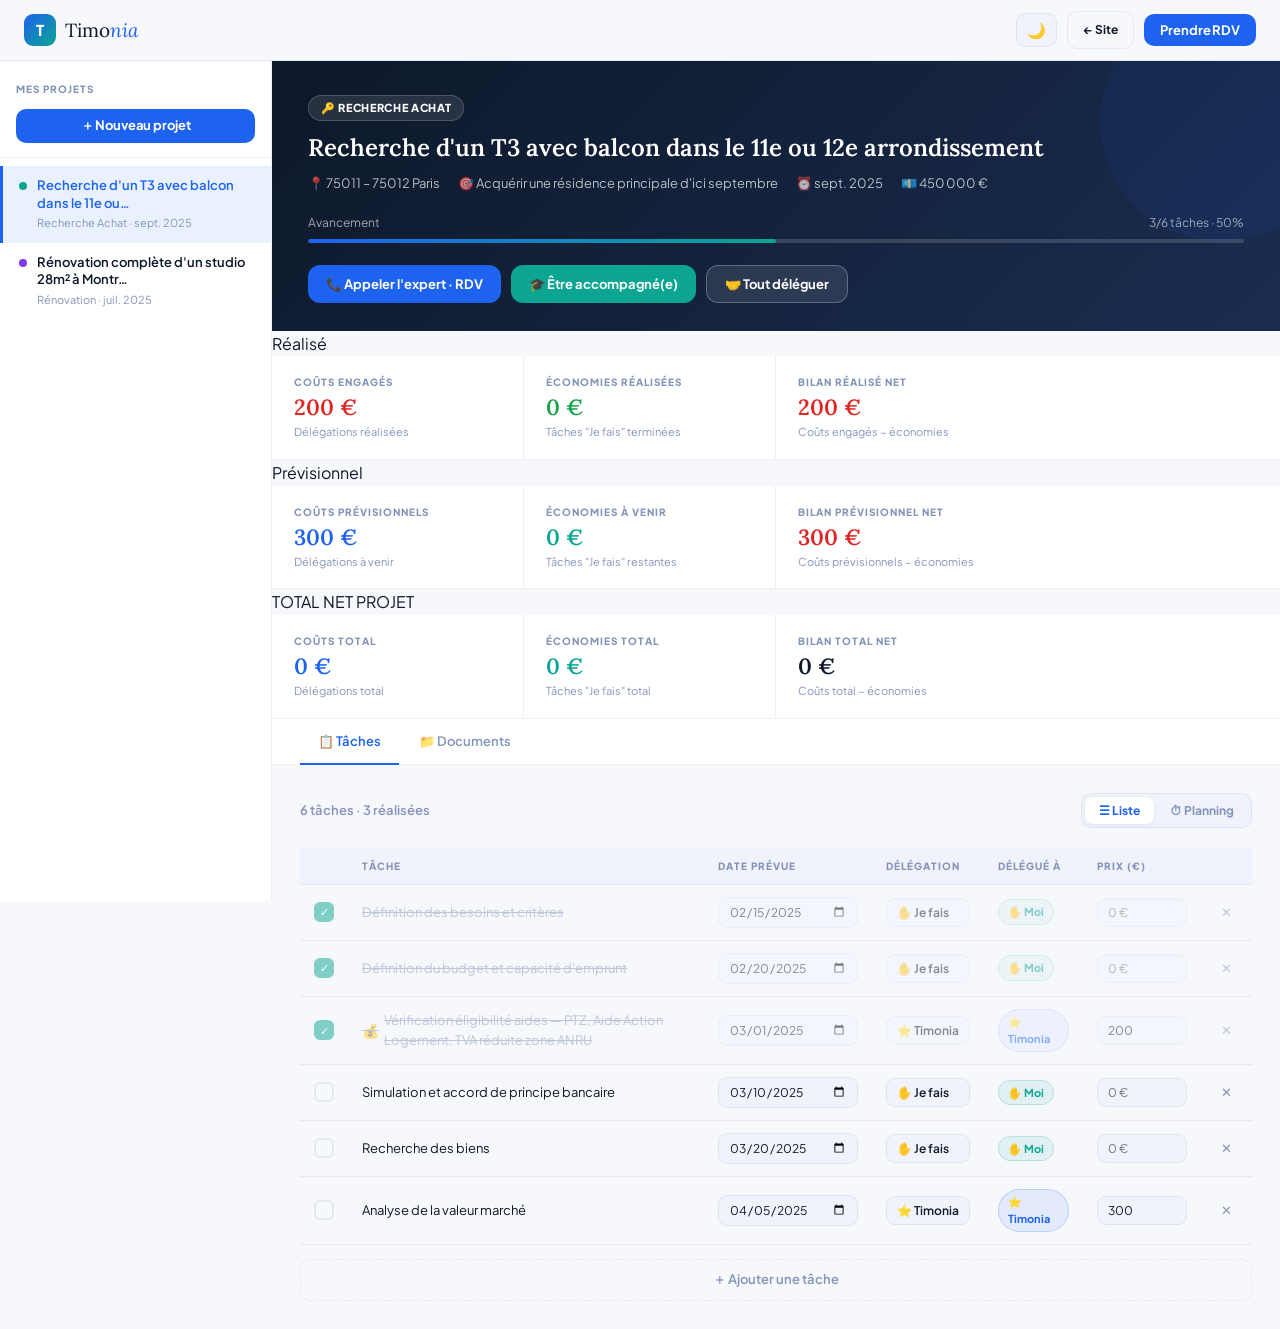
<file: dashboard3.html>
<!DOCTYPE html>
<html lang="fr">
<head>
<meta charset="UTF-8">
<meta name="viewport" content="width=device-width, initial-scale=1.0">
<title>ImmoSuivi — Timonia</title>
<link rel="preconnect" href="https://fonts.googleapis.com">
<link rel="preconnect" href="https://fonts.gstatic.com" crossorigin>
<link href="https://fonts.googleapis.com/css2?family=Lora:ital,wght@0,400;0,600;1,400&family=Plus+Jakarta+Sans:wght@400;600;700;800&display=swap" rel="stylesheet">

<!-- Base CSS (inline pour démo standalone) -->
<style>
/* ─── VARIABLES ──────────────────────────────────────────────────────────── */
:root {
  --accent:   #1e63f0;
  --accent-l: rgba(30,99,240,0.09);
  --teal:     #0ba592;
  --teal-l:   rgba(11,165,146,0.09);
  --gold:     #c47a00;
  --gold-l:   rgba(196,122,0,0.09);
  --green:    #16a34a;
  --green-l:  rgba(22,163,74,0.09);
  --purple:   #7c3aed;
  --purple-l: rgba(124,58,237,0.09);
  --red:      #e02424;
  --bg:      #f7f8fc;
  --surf:    #ffffff;
  --surf2:   #f0f3fb;
  --surf3:   #e6eaf7;
  --border:  rgba(15,30,80,0.07);
  --text:    #0d1829;
  --muted:   #8494b8;
  --shadow:  rgba(0,0,0,0.07);
}
body.dark {
  --bg:      #08111e;
  --surf:    #101826;
  --surf2:   #19243a;
  --surf3:   #212d45;
  --border:  rgba(255,255,255,0.06);
  --text:    #dde4f8;
  --muted:   #4e6080;
  --shadow:  rgba(0,0,0,0.3);
}
*, *::before, *::after { box-sizing: border-box; margin: 0; padding: 0; }
html { scroll-behavior: smooth; }
body {
  font-family: 'Plus Jakarta Sans', sans-serif;
  background: var(--bg);
  color: var(--text);
  transition: background 0.35s, color 0.35s;
  line-height: 1.6;
}
a { text-decoration: none; color: inherit; }
button { font-family: inherit; cursor: pointer; }
::-webkit-scrollbar { width: 5px; }
::-webkit-scrollbar-thumb { background: var(--surf3); border-radius: 3px; }
h1,h2,h3 { font-family: 'Lora', serif; line-height: 1.15; }
.btn {
  display: inline-flex; align-items: center; justify-content: center;
  gap: 6px; border: none; border-radius: 12px; font-weight: 700;
  font-size: 14px; padding: 11px 22px; cursor: pointer;
  transition: all 0.18s; letter-spacing: -0.01em; white-space: nowrap;
  font-family: inherit;
}
.btn-primary { background: var(--accent); color: #fff; }
.btn-primary:hover { filter: brightness(1.1); transform: translateY(-1px); box-shadow: 0 8px 24px rgba(30,99,240,0.4); }
.btn-teal { background: var(--teal); color: #fff; }
.btn-teal:hover { filter: brightness(1.08); transform: translateY(-1px); }
.btn-outline { background: transparent; color: var(--text); border: 1.5px solid var(--border); }
.btn-outline:hover { background: var(--surf2); }
.btn-sm { padding: 8px 16px; font-size: 13px; border-radius: 10px; }
.w-full { width: 100%; justify-content: center; }
input, textarea, select {
  background: var(--surf2); border: 1.5px solid var(--border);
  border-radius: 11px; padding: 11px 14px; font-size: 14px;
  color: var(--text); width: 100%; outline: none;
  transition: border 0.2s; font-family: inherit;
}
input:focus, textarea:focus, select:focus {
  border-color: var(--accent);
  box-shadow: 0 0 0 3px rgba(30,99,240,0.12);
}
select { appearance: none; cursor: pointer; }
label {
  display: block; font-size: 11px; font-weight: 800; color: var(--muted);
  margin-bottom: 5px; text-transform: uppercase; letter-spacing: 0.07em;
}
textarea { resize: vertical; }
.modal-bg {
  position: fixed; inset: 0; background: rgba(0,0,0,0.55);
  backdrop-filter: blur(10px); z-index: 300;
  display: flex; align-items: center; justify-content: center;
  animation: fadeIn 0.2s;
}
.modal-bg[hidden] { display: none; }
.modal-box {
  background: var(--surf); border-radius: 22px; padding: 32px;
  width: 92%; max-width: 520px; border: 1px solid var(--border);
  animation: modalUp 0.28s cubic-bezier(.22,1,.36,1);
  max-height: 90vh; overflow-y: auto;
}
.modal-header { display: flex; justify-content: space-between; align-items: flex-start; margin-bottom: 20px; gap: 12px; }
.modal-title { font-size: 20px; color: var(--text); margin-bottom: 4px; }
.modal-sub { font-size: 13px; color: var(--muted); }
.modal-close {
  background: var(--surf2); border: none; border-radius: 8px;
  padding: 6px 10px; font-size: 16px; color: var(--muted);
  cursor: pointer; flex-shrink: 0; transition: all 0.15s;
}
.modal-close:hover { background: var(--surf3); color: var(--text); }
.modal-notice {
  background: var(--accent-l); border: 1px solid rgba(30,99,240,0.2);
  border-radius: 11px; padding: 10px 14px; font-size: 13px;
  color: var(--accent); font-weight: 600; margin-bottom: 20px;
}
.modal-form { display: flex; flex-direction: column; gap: 14px; }
.form-row { display: grid; grid-template-columns: 1fr 1fr; gap: 12px; }
.form-group { display: flex; flex-direction: column; }
@keyframes fadeIn  { from { opacity: 0; } to { opacity: 1; } }
@keyframes modalUp { from { transform: translateY(36px); opacity: 0; } to { transform: translateY(0); opacity: 1; } }
@keyframes slideIn { from { opacity: 0; transform: translateY(14px); } to { opacity: 1; transform: translateY(0); } }
.anim-in { animation: slideIn 0.32s cubic-bezier(.22,1,.36,1); }
.badge {
  display: inline-flex; align-items: center; padding: 3px 10px;
  border-radius: 100px; font-size: 11px; font-weight: 800; letter-spacing: 0.02em;
}
.badge-accent { background: var(--accent-l); color: var(--accent); border: 1px solid rgba(30,99,240,0.2); }
.badge-teal   { background: var(--teal-l);   color: var(--teal);   border: 1px solid rgba(11,165,146,0.2); }
.badge-gold   { background: var(--gold-l);   color: var(--gold);   border: 1px solid rgba(196,122,0,0.2); }
.badge-green  { background: var(--green-l);  color: var(--green);  border: 1px solid rgba(22,163,74,0.2); }
</style>

<!-- Dashboard CSS -->
<style>
/* ─── APP SHELL ─────────────────────────────────────────────────────────── */
.app-shell { display: flex; min-height: calc(100vh - 60px); }

/* ─── NAVBAR ────────────────────────────────────────────────────────────── */
.navbar {
  position: sticky; top: 0; z-index: 100;
  background: rgba(247,248,252,0.92); backdrop-filter: blur(22px);
  border-bottom: 1px solid var(--border);
}
body.dark .navbar { background: rgba(8,17,30,0.92); }
.nav-inner {
  max-width: 100%; padding: 0 24px; height: 60px;
  display: flex; align-items: center; gap: 14px;
}
.logo { display: flex; align-items: center; gap: 9px; }
.logo-mark {
  width: 32px; height: 32px; border-radius: 9px;
  background: linear-gradient(135deg, var(--accent), var(--teal));
  display: flex; align-items: center; justify-content: center;
  color: #fff; font-size: 15px; font-weight: 800;
}
.logo-text { font-family: 'Lora', serif; font-size: 19px; color: var(--text); }
.logo-text span { color: var(--accent); font-style: italic; }
.nav-right { display: flex; align-items: center; gap: 10px; margin-left: auto; }
.btn-theme {
  background: var(--surf2); border: 1px solid var(--border);
  border-radius: 9px; padding: 6px 10px; font-size: 15px; cursor: pointer;
  transition: all 0.2s;
}
.btn-theme:hover { background: var(--surf3); }

/* ─── SIDEBAR ───────────────────────────────────────────────────────────── */
.dash-sidebar {
  width: 272px; flex-shrink: 0; background: var(--surf);
  border-right: 1px solid var(--border); display: flex;
  flex-direction: column; position: sticky; top: 60px;
  height: calc(100vh - 60px); overflow-y: auto;
}
.sidebar-top { padding: 20px 16px 14px; border-bottom: 1px solid var(--border); }
.sidebar-label {
  font-size: 10px; font-weight: 800; text-transform: uppercase;
  letter-spacing: 0.1em; color: var(--muted); margin-bottom: 12px;
}
.project-list { flex: 1; overflow-y: auto; padding: 8px 0; }
.project-item {
  display: flex; align-items: flex-start; gap: 10px;
  padding: 11px 16px; cursor: pointer;
  border-left: 3px solid transparent; transition: all 0.15s;
  color: var(--text);
}
.project-item:hover { background: var(--surf2); }
.project-item.active { border-left-color: var(--accent); background: var(--accent-l); }
.project-item.active .proj-item-name { color: var(--accent); }
.proj-type-dot { width: 8px; height: 8px; border-radius: 50%; flex-shrink: 0; margin-top: 5px; }
.proj-item-name { font-size: 13px; font-weight: 600; line-height: 1.35; color: var(--text); }
.proj-item-meta { font-size: 11px; color: var(--muted); margin-top: 2px; }

/* ─── MAIN ──────────────────────────────────────────────────────────────── */
.dash-main { flex: 1; min-width: 0; }
.empty-state {
  display: flex; flex-direction: column; align-items: center;
  justify-content: center; padding: 80px 32px; text-align: center; min-height: 70vh;
}
.empty-icon { font-size: 52px; margin-bottom: 16px; opacity: 0.4; }
.empty-state h2 { margin-bottom: 10px; color: var(--text); font-size: 26px; }
.empty-state p  { color: var(--muted); font-size: 14px; max-width: 380px; line-height: 1.7; margin-bottom: 24px; }

/* ─── PROJECT HEADER ────────────────────────────────────────────────────── */
.proj-header {
  background: linear-gradient(135deg, #0d1829 0%, #1a2d50 100%);
  color: #fff; padding: 32px 36px 28px;
  position: relative; overflow: hidden;
}
.proj-header::after {
  content: ''; position: absolute; top: -60px; right: -60px;
  width: 240px; height: 240px; border-radius: 50%;
  background: var(--accent); opacity: 0.07; pointer-events: none;
}
.proj-header-badge {
  display: inline-flex; align-items: center; gap: 6px;
  padding: 3px 12px; border-radius: 100px;
  font-size: 11px; font-weight: 800; letter-spacing: 0.06em;
  text-transform: uppercase;
  background: rgba(255,255,255,0.1); border: 1px solid rgba(255,255,255,0.18);
  color: #fff; margin-bottom: 12px;
}
.proj-header-title {
  font-family: 'Lora', serif; font-size: clamp(17px,2.5vw,24px);
  font-weight: 600; margin-bottom: 10px; line-height: 1.25;
}
.proj-header-meta {
  display: flex; flex-wrap: wrap; gap: 18px;
  font-size: 13px; opacity: 0.7; margin-bottom: 20px;
}
.proj-header-meta span { display: flex; align-items: center; gap: 5px; }
.proj-progress-row {
  display: flex; justify-content: space-between;
  font-size: 12px; opacity: 0.6; margin-bottom: 6px;
}
.proj-progress-bar {
  height: 4px; background: rgba(255,255,255,0.15);
  border-radius: 100px; overflow: hidden; margin-bottom: 22px;
}
.proj-progress-fill {
  height: 100%;
  background: linear-gradient(90deg, var(--accent), var(--teal));
  border-radius: 100px; transition: width 0.6s cubic-bezier(.22,1,.36,1);
}
.proj-cta-row { display: flex; gap: 10px; flex-wrap: wrap; }

/* CTA buttons */
.btn-cta-rdv {
  display: inline-flex; align-items: center; gap: 7px;
  padding: 10px 18px; border-radius: 12px; font-size: 13px; font-weight: 700;
  border: none; cursor: pointer; transition: all 0.18s;
  background: var(--accent); color: #fff; font-family: inherit;
}
.btn-cta-rdv:hover { filter: brightness(1.12); transform: translateY(-1px); box-shadow: 0 8px 24px rgba(30,99,240,0.4); }
.btn-cta-coach {
  display: inline-flex; align-items: center; gap: 7px;
  padding: 10px 18px; border-radius: 12px; font-size: 13px; font-weight: 700;
  border: none; cursor: pointer; transition: all 0.18s;
  background: var(--teal); color: #fff; font-family: inherit;
}
.btn-cta-coach:hover { filter: brightness(1.08); transform: translateY(-1px); }
.btn-cta-delegate {
  display: inline-flex; align-items: center; gap: 7px;
  padding: 10px 18px; border-radius: 12px; font-size: 13px; font-weight: 700;
  border: 1px solid rgba(255,255,255,0.25); cursor: pointer; transition: all 0.18s;
  background: rgba(255,255,255,0.1); color: #fff; font-family: inherit;
}
.btn-cta-delegate:hover { background: rgba(255,255,255,0.2); }

/* ─── SUMMARY STRIP ─────────────────────────────────────────────────────── */
.summary-strip {
  display: grid; grid-template-columns: repeat(4,1fr);
  border-bottom: 1px solid var(--border); background: var(--surf);
}
.summary-card { padding: 18px 22px; border-right: 1px solid var(--border); }
.summary-card:last-child { border-right: none; }
.summary-label {
  font-size: 10px; font-weight: 800; text-transform: uppercase;
  letter-spacing: 0.1em; color: var(--muted); margin-bottom: 5px;
}
.summary-value { font-family: 'Lora', serif; font-size: 22px; font-weight: 600; line-height: 1.1; }
.summary-sub { font-size: 11px; color: var(--muted); margin-top: 4px; }

/* ─── TABS ──────────────────────────────────────────────────────────────── */
.dash-tabs {
  display: flex; gap: 2px; padding: 0 28px;
  border-bottom: 1px solid var(--border); background: var(--surf);
}
.dash-tab {
  padding: 14px 18px; font-size: 13px; font-weight: 600; cursor: pointer;
  border: none; background: transparent; color: var(--muted);
  border-bottom: 2px solid transparent; margin-bottom: -1px;
  transition: all 0.15s; display: flex; align-items: center; gap: 6px;
  font-family: inherit;
}
.dash-tab:hover { color: var(--text); }
.dash-tab.active { color: var(--accent); border-bottom-color: var(--accent); }
.tab-pane { display: none; padding: 28px; }
.tab-pane.active { display: block; }

/* ─── TASKS ─────────────────────────────────────────────────────────────── */
.tasks-toolbar {
  display: flex; align-items: center; justify-content: space-between;
  margin-bottom: 20px; gap: 12px; flex-wrap: wrap;
}
.tasks-count { font-size: 13px; color: var(--muted); font-weight: 600; }
.view-toggle {
  display: flex; background: var(--surf2); border-radius: 10px;
  padding: 3px; gap: 2px; border: 1px solid var(--border);
}
.view-btn {
  padding: 6px 14px; border-radius: 8px; border: none;
  background: transparent; font-size: 12px; font-weight: 700;
  cursor: pointer; color: var(--muted); transition: all 0.15s;
  display: flex; align-items: center; gap: 5px; font-family: inherit;
}
.view-btn.active { background: var(--surf); color: var(--accent); box-shadow: 0 1px 4px var(--shadow); }

.task-table { width: 100%; border-collapse: collapse; }
.task-table th {
  font-size: 10px; font-weight: 800; text-transform: uppercase;
  letter-spacing: 0.1em; color: var(--muted);
  padding: 10px 14px; text-align: left;
  border-bottom: 1px solid var(--border); background: var(--surf2);
}
.task-row { border-bottom: 1px solid var(--border); transition: background 0.12s; }
.task-row:hover { background: var(--surf2); }
.task-row.done { opacity: 0.5; }
.task-row.done .task-name { text-decoration: line-through; color: var(--muted); }
.task-row td { padding: 12px 14px; font-size: 13px; vertical-align: middle; }

.task-check {
  width: 20px; height: 20px; border: 2px solid var(--border); border-radius: 6px;
  cursor: pointer; display: flex; align-items: center; justify-content: center;
  transition: all 0.15s; font-size: 11px; color: #fff;
}
.task-check:hover { border-color: var(--accent); }
.task-check.checked { background: var(--teal); border-color: var(--teal); }

.task-aide-row { display: flex; align-items: center; gap: 5px; }

.deleg-select {
  background: var(--surf2); border: 1.5px solid var(--border);
  border-radius: 9px; padding: 6px 10px; font-size: 12px; font-weight: 600;
  color: var(--text); cursor: pointer; font-family: inherit;
  outline: none; transition: border 0.15s; max-width: 150px; width: auto;
}
.deleg-select:focus { border-color: var(--accent); }
.deleg-input {
  background: var(--surf2); border: 1.5px solid var(--border);
  border-radius: 9px; padding: 6px 10px; font-size: 12px;
  color: var(--text); font-family: inherit; width: 130px; outline: none;
  transition: border 0.15s;
}
.deleg-input:focus { border-color: var(--accent); }
.deleg-input.hidden { display: none; }

.deleg-badge {
  display: inline-flex; align-items: center; gap: 4px;
  padding: 3px 9px; border-radius: 100px; font-size: 11px; font-weight: 700;
}
.deleg-self    { background: var(--teal-l);   color: var(--teal);   border: 1px solid rgba(11,165,146,0.2); }
.deleg-timonia { background: var(--accent-l);  color: var(--accent); border: 1px solid rgba(30,99,240,0.2); }
.deleg-other   { background: var(--purple-l);  color: var(--purple); border: 1px solid rgba(124,58,237,0.2); }

.price-cost   { color: var(--red);   font-weight: 700; }
.price-saving { color: var(--green); font-weight: 700; }

.btn-row-delete {
  background: none; border: none; color: var(--muted); cursor: pointer;
  padding: 4px 6px; border-radius: 6px; font-size: 13px; transition: all 0.15s;
}
.btn-row-delete:hover { color: var(--red); background: rgba(224,36,36,0.08); }

.btn-add-task {
  display: flex; align-items: center; gap: 8px; padding: 11px 18px;
  background: transparent; border: 1.5px dashed var(--border); border-radius: 11px;
  color: var(--muted); font-size: 13px; font-weight: 600; cursor: pointer;
  margin-top: 14px; transition: all 0.15s; font-family: inherit;
  width: 100%; justify-content: center;
}
.btn-add-task:hover { border-color: var(--accent); color: var(--accent); background: var(--accent-l); }

/* ─── TIMELINE ──────────────────────────────────────────────────────────── */
.timeline-wrap { display: none; }
.timeline-wrap.active { display: block; }
.timeline-month { margin-bottom: 28px; }
.timeline-month-label {
  font-family: 'Lora', serif; font-size: 14px; font-weight: 600;
  color: var(--muted); margin-bottom: 14px; padding-bottom: 8px;
  border-bottom: 1px solid var(--border); text-transform: capitalize;
}
.timeline-item { display: flex; gap: 14px; margin-bottom: 10px; align-items: flex-start; }
.tl-dot-col { display: flex; flex-direction: column; align-items: center; padding-top: 5px; width: 12px; flex-shrink: 0; }
.tl-dot { width: 10px; height: 10px; border-radius: 50%; flex-shrink: 0; }
.tl-line { width: 1px; background: var(--border); flex: 1; min-height: 20px; }
.tl-card {
  flex: 1; background: var(--surf); border: 1px solid var(--border);
  border-radius: 12px; padding: 12px 16px; font-size: 13px;
  transition: box-shadow 0.15s;
}
.tl-card:hover { box-shadow: 0 4px 16px var(--shadow); }
.tl-card-title { font-weight: 600; margin-bottom: 5px; }
.tl-card-meta  { color: var(--muted); font-size: 12px; display: flex; gap: 14px; flex-wrap: wrap; }

/* ─── DOCUMENTS ─────────────────────────────────────────────────────────── */
.doc-grid { display: grid; grid-template-columns: repeat(auto-fill, minmax(150px,1fr)); gap: 14px; }
.doc-card {
  background: var(--surf); border: 1px solid var(--border); border-radius: 14px;
  padding: 20px 14px; text-align: center; cursor: pointer; transition: all 0.18s;
}
.doc-card:hover { transform: translateY(-2px); box-shadow: 0 8px 24px var(--shadow); border-color: var(--accent); }
.doc-icon { font-size: 2rem; margin-bottom: 8px; }
.doc-name { font-size: 12px; font-weight: 600; color: var(--text); word-break: break-word; }
.doc-meta { font-size: 11px; color: var(--muted); margin-top: 4px; }
.btn-add-doc {
  background: transparent; border: 1.5px dashed var(--border); border-radius: 14px;
  padding: 20px 14px; display: flex; flex-direction: column; align-items: center;
  justify-content: center; cursor: pointer; color: var(--muted); font-size: 12px;
  font-weight: 600; gap: 8px; transition: all 0.15s; font-family: inherit; min-height: 105px;
}
.btn-add-doc:hover { border-color: var(--accent); color: var(--accent); background: var(--accent-l); }

/* ─── ACCOMPAGNEMENT CARDS ──────────────────────────────────────────────── */
.accomp-card {
  border: 1.5px solid var(--border); border-radius: 14px; padding: 20px;
  cursor: pointer; transition: all 0.18s; display: flex; gap: 16px;
  align-items: flex-start; margin-bottom: 12px;
}
.accomp-card:hover { box-shadow: 0 8px 28px var(--shadow); transform: translateY(-2px); }
.accomp-card-icon { font-size: 2rem; flex-shrink: 0; }
.accomp-card-title { font-weight: 700; font-size: 14px; margin-bottom: 5px; }
.accomp-card-desc  { font-size: 13px; color: var(--muted); line-height: 1.55; }

/* ─── TYPE SELECTOR ─────────────────────────────────────────────────────── */
.type-grid { display: grid; grid-template-columns: repeat(3,1fr); gap: 8px; }
.type-option {
  border: 1.5px solid var(--border); border-radius: 11px; padding: 12px 8px;
  text-align: center; cursor: pointer; font-size: 12px; font-weight: 700;
  transition: all 0.15s; line-height: 1.3; background: var(--surf2);
  color: var(--muted);
}
.type-option:hover { border-color: var(--accent); color: var(--accent); background: var(--accent-l); }
.type-option.selected { border-color: var(--accent); background: var(--accent-l); color: var(--accent); }
.type-emoji { font-size: 1.4rem; display: block; margin-bottom: 5px; }

/* ─── RESPONSIVE ────────────────────────────────────────────────────────── */
@media (max-width: 900px) {
  .dash-sidebar { width: 220px; }
  .summary-strip { grid-template-columns: repeat(2,1fr); }
}
@media (max-width: 700px) {
  .app-shell { flex-direction: column; }
  .dash-sidebar { width: 100%; height: auto; position: static; border-right: none; border-bottom: 1px solid var(--border); }
  .proj-header { padding: 24px 20px; }
  .tab-pane { padding: 20px 16px; }
  .dash-tabs { padding: 0 16px; }
  .summary-strip { grid-template-columns: repeat(2,1fr); }
  .proj-cta-row { flex-direction: column; }
  .task-table { display: block; overflow-x: auto; }
  .type-grid { grid-template-columns: repeat(2,1fr); }
}
</style>
</head>
<body>

<!-- ─── NAVBAR ─── -->
<nav class="navbar">
  <div class="nav-inner">
    <div class="logo">
      <div class="logo-mark">T</div>
      <div class="logo-text">Timo<span>nia</span></div>
    </div>
    <div class="nav-right">
      <button class="btn-theme" onclick="toggleDark()" id="themeBtn">🌙</button>
      <a href="index.html" class="btn btn-sm btn-outline" style="font-size:12px">← Site</a>
      <button class="btn btn-sm btn-primary" onclick="openModal('rdvModal')">Prendre RDV</button>
    </div>
  </div>
</nav>

<!-- ─── APP SHELL ─── -->
<div class="app-shell">

  <!-- SIDEBAR -->
  <aside class="dash-sidebar">
    <div class="sidebar-top">
      <div class="sidebar-label">Mes Projets</div>
      <button class="btn btn-primary w-full btn-sm" onclick="openModal('newProjModal')">＋ Nouveau projet</button>
    </div>
    <div class="project-list" id="projectList"></div>
  </aside>

  <!-- MAIN -->
  <main class="dash-main" id="mainContent">
    <div class="empty-state" id="emptyState">
      <div class="empty-icon">🏡</div>
      <h2>Bienvenue sur votre tableau de bord</h2>
      <p>Créez votre premier projet pour suivre vos tâches, délégations, aides financières et documents en un seul endroit.</p>
      <button class="btn btn-primary" onclick="openModal('newProjModal')">Créer mon premier projet</button>
    </div>
    <div id="projectView" style="display:none"></div>
  </main>
</div>

<!-- ═══════════════════════════════════════════════════════════════════════ -->
<!-- MODAL — NOUVEAU PROJET                                                  -->
<!-- ═══════════════════════════════════════════════════════════════════════ -->
<div class="modal-bg" id="newProjModal" hidden>
  <div class="modal-box">
    <div class="modal-header">
      <div>
        <div class="modal-title">Nouveau projet</div>
        <div class="modal-sub">Renseignez les informations de base — les tâches sont pré-remplies.</div>
      </div>
      <button class="modal-close" onclick="closeModal('newProjModal')">✕</button>
    </div>
    <div class="modal-form">
      <div class="form-group">
        <label>Type de projet</label>
        <div class="type-grid">
          <div class="type-option" onclick="selectType(this,'location')"><span class="type-emoji">🔍</span>Recherche Location</div>
          <div class="type-option" onclick="selectType(this,'achat')"><span class="type-emoji">🔑</span>Recherche Achat</div>
          <div class="type-option" onclick="selectType(this,'mise-location')"><span class="type-emoji">🏠</span>Mise en Location</div>
          <div class="type-option" onclick="selectType(this,'vente')"><span class="type-emoji">💰</span>Mise en Vente</div>
          <div class="type-option" onclick="selectType(this,'renovation')"><span class="type-emoji">🔨</span>Rénovation</div>
          <div class="type-option" onclick="selectType(this,'autre')"><span class="type-emoji">📋</span>Autre</div>
        </div>
      </div>
      <div class="form-group">
        <label>Description du projet</label>
        <textarea id="p-desc" rows="2" placeholder="Décrivez votre projet en quelques mots…"></textarea>
      </div>
      <div class="form-group">
        <label>Objectif</label>
        <input id="p-obj" placeholder="Ex : acquérir une résidence principale avant septembre">
      </div>
      <div class="form-group">
        <label>Adresse / Zone</label>
        <input id="p-adr" placeholder="Ex : 75011 Paris ou Bordeaux Chartrons">
      </div>
      <div class="form-row">
        <div class="form-group">
          <label>Deadline</label>
          <input type="date" id="p-dl">
        </div>
        <div class="form-group">
          <label>Budget (€)</label>
          <input type="number" id="p-bud" placeholder="0">
        </div>
      </div>
      <button class="btn btn-primary w-full" onclick="createProject()">Créer le projet →</button>
    </div>
  </div>
</div>

<!-- ═══════════════════════════════════════════════════════════════════════ -->
<!-- MODAL — APPEL / RDV                                                     -->
<!-- ═══════════════════════════════════════════════════════════════════════ -->
<div class="modal-bg" id="rdvModal" hidden>
  <div class="modal-box">
    <div class="modal-header">
      <div>
        <div class="modal-title">Contacter votre expert</div>
        <div class="modal-sub">Premier appel offert si votre entreprise est adhérente</div>
      </div>
      <button class="modal-close" onclick="closeModal('rdvModal')">✕</button>
    </div>
    <div class="modal-notice">💡 Entreprise adhérente ? Cet appel est <strong>offert</strong>. On vérifiera avec vous.</div>
    <div style="display:flex; flex-direction:column; gap:12px">
      <div style="background:var(--surf2); border:1px solid var(--border); border-radius:14px; padding:20px; display:flex; gap:16px; align-items:center; cursor:pointer" onclick="alert('Appel en cours…')">
        <div style="font-size:2rem">📞</div>
        <div>
          <div style="font-weight:700; margin-bottom:3px">Appeler maintenant</div>
          <div style="font-size:13px; color:var(--muted)">+33 1 XX XX XX XX — Disponible 9h–19h</div>
        </div>
      </div>
      <div style="background:var(--surf2); border:1px solid var(--border); border-radius:14px; padding:20px; display:flex; gap:16px; align-items:center; cursor:pointer" onclick="alert('Redirection vers le calendrier…')">
        <div style="font-size:2rem">📅</div>
        <div>
          <div style="font-weight:700; margin-bottom:3px">Prendre un rendez-vous</div>
          <div style="font-size:13px; color:var(--muted)">Consultation de 45 min · 99 € si non adhérent</div>
        </div>
      </div>
    </div>
  </div>
</div>

<!-- ═══════════════════════════════════════════════════════════════════════ -->
<!-- MODAL — ACCOMPAGNEMENT                                                  -->
<!-- ═══════════════════════════════════════════════════════════════════════ -->
<div class="modal-bg" id="accompModal" hidden>
  <div class="modal-box">
    <div class="modal-header">
      <div>
        <div class="modal-title">Comment souhaitez-vous avancer ?</div>
        <div class="modal-sub">Choisissez votre niveau d'accompagnement</div>
      </div>
      <button class="modal-close" onclick="closeModal('accompModal')">✕</button>
    </div>
    <div class="modal-notice">💡 Entreprise adhérente ? Le premier appel est <strong>offert</strong>.</div>
    <div>
      <div class="accomp-card" style="border-color:rgba(11,165,146,0.3)" onclick="alert('Redirection vers les offres de coaching…')">
        <div class="accomp-card-icon">🎓</div>
        <div>
          <div class="accomp-card-title" style="color:var(--teal)">Je veux être accompagné(e)</div>
          <div class="accomp-card-desc">Formation & coaching personnalisé · Pack Accompagnement <strong>190 €/mois</strong> · Appels illimités 3 mois, checklist, délégation à la carte.</div>
        </div>
      </div>
      <div class="accomp-card" style="border-color:rgba(30,99,240,0.3)" onclick="alert('Redirection vers le mandat complet…')">
        <div class="accomp-card-icon">🤝</div>
        <div>
          <div class="accomp-card-title" style="color:var(--accent)">Je veux tout déléguer</div>
          <div class="accomp-card-desc">Mandat complet — notre équipe prend en charge votre projet de A à Z. Zéro démarche de votre côté.</div>
        </div>
      </div>
    </div>
  </div>
</div>

<!-- ═══════════════════════════════════════════════════════════════════════ -->
<!-- JAVASCRIPT                                                              -->
<!-- ═══════════════════════════════════════════════════════════════════════ -->
<script>
/* ─── State ────────────────────────────────────────────────────────────── */
let projects = [];
let currentId = null;
let selectedType = null;

const typeConfig = {
  location:       { label: 'Recherche Location', emoji: '🔍', color: '#1e63f0' },
  achat:          { label: 'Recherche Achat',    emoji: '🔑', color: '#0ba592' },
  'mise-location':{ label: 'Mise en Location',   emoji: '🏠', color: '#c47a00' },
  vente:          { label: 'Mise en Vente',       emoji: '💰', color: '#16a34a' },
  renovation:     { label: 'Rénovation',          emoji: '🔨', color: '#7c3aed' },
  autre:          { label: 'Autre',               emoji: '📋', color: '#8494b8' },
};

/* ─── Default task templates ───────────────────────────────────────────── */
const defaultTasks = {
  location: [
    { name: 'Définition des besoins', price: 0 },
    { name: 'Définition du budget et cahier des charges', price: 0 },
    { name: 'Préparation du dossier locataire', price: 0 },
    { name: '💰 Vérification éligibilité aides — Visale, Loca-Pass, APL/ALS (CAF)', price: 150 },
    { name: 'Recherche des logements', price: 0 },
    { name: 'Dépôt des dossiers pour demande de visites', price: 0 },
    { name: 'Visites', price: 0 },
    { name: 'Dossier accepté', price: 0 },
    { name: 'Demande Visale et Loca-Pass', price: 0 },
    { name: 'Demande APL/ALS auprès de la CAF', price: 0 },
    { name: 'Signature du bail', price: 0 },
    { name: 'Entrée dans les lieux', price: 0 },
  ],
  achat: [
    { name: 'Définition des besoins et critères', price: 0 },
    { name: 'Définition du budget et capacité d\'emprunt', price: 0 },
    { name: '💰 Vérification éligibilité aides — PTZ, Aide Action Logement, TVA réduite zone ANRU', price: 200 },
    { name: 'Simulation et accord de principe bancaire', price: 0 },
    { name: 'Intégration des aides dans le plan de financement', price: 0 },
    { name: 'Recherche des biens', price: 0 },
    { name: 'Sélection et demande de visites', price: 0 },
    { name: 'Visites', price: 0 },
    { name: 'Analyse de la valeur marché', price: 300 },
    { name: 'Offre d\'achat', price: 500 },
    { name: 'Signature du compromis', price: 0 },
    { name: 'Obtention du financement (avec PTZ et aides validés)', price: 0 },
    { name: 'Signature de l\'acte authentique', price: 0 },
    { name: 'Remise des clés', price: 0 },
  ],
  'mise-location': [
    { name: 'Estimation du loyer marché', price: 200 },
    { name: '💰 Vérification éligibilité aides — Loc\'Avantages, conventionnement ANAH', price: 150 },
    { name: 'Préparation et mise en valeur du bien (home staging)', price: 0 },
    { name: 'Réalisation des diagnostics obligatoires (DPE, etc.)', price: 400 },
    { name: 'Rédaction de l\'annonce et photos', price: 200 },
    { name: 'Publication de l\'annonce', price: 0 },
    { name: 'Sélection des candidats', price: 0 },
    { name: 'Visites', price: 0 },
    { name: 'Étude des dossiers locataires', price: 150 },
    { name: 'Rédaction du bail', price: 200 },
    { name: 'État des lieux d\'entrée', price: 150 },
    { name: 'Remise des clés', price: 0 },
  ],
  vente: [
    { name: 'Estimation du prix de vente', price: 250 },
    { name: '💰 Vérification éligibilité aides — Exonération plus-value, abattements fiscaux', price: 200 },
    { name: 'Préparation et mise en valeur du bien', price: 0 },
    { name: 'Réalisation des diagnostics obligatoires', price: 500 },
    { name: 'Rédaction de l\'annonce et photos', price: 250 },
    { name: 'Publication de l\'annonce', price: 0 },
    { name: 'Visites', price: 0 },
    { name: 'Réception et analyse des offres', price: 0 },
    { name: 'Acceptation d\'une offre', price: 0 },
    { name: 'Signature du compromis de vente', price: 0 },
    { name: 'Suivi de la période de rétractation', price: 0 },
    { name: 'Signature de l\'acte authentique', price: 0 },
    { name: 'Remise des clés', price: 0 },
  ],
  renovation: [
    { name: 'Définition du projet et des travaux', price: 0 },
    { name: 'Estimation du budget travaux', price: 200 },
    { name: '💰 Vérification éligibilité aides — MaPrimeRénov\', Éco-PTZ, CEE, Aide Action Logement, TVA 5,5%, ANAH', price: 250 },
    { name: 'Constitution des dossiers de demande d\'aides (avant démarrage !)', price: 300 },
    { name: 'Recherche et mise en concurrence des artisans RGE', price: 0 },
    { name: 'Obtention des devis', price: 0 },
    { name: 'Sélection des prestataires', price: 0 },
    { name: 'Demande de permis / déclaration préalable si nécessaire', price: 0 },
    { name: 'Suivi du chantier', price: 500 },
    { name: 'Réception des travaux', price: 0 },
    { name: 'Transmission des justificatifs pour déblocage des aides', price: 0 },
    { name: 'Levée des réserves', price: 0 },
    { name: 'Bilan final et clôture du chantier', price: 0 },
  ],
  autre: [],
};

/* ─── Demo data ─────────────────────────────────────────────────────────── */
function loadDemo() {
  projects = [
    {
      id: 1, type: 'achat',
      description: 'Recherche d\'un T3 avec balcon dans le 11e ou 12e arrondissement',
      objectif: 'Acquérir une résidence principale d\'ici septembre',
      adresse: '75011 – 75012 Paris', deadline: '2025-09-30', budget: 450000,
      nextTaskId: 7,
      tasks: [
        { id:1, name:'Définition des besoins et critères', price:0, date:'2025-02-15', delegation:'self', delegatee:'', done:true },
        { id:2, name:'Définition du budget et capacité d\'emprunt', price:0, date:'2025-02-20', delegation:'self', delegatee:'', done:true },
        { id:3, name:'💰 Vérification éligibilité aides — PTZ, Aide Action Logement, TVA réduite zone ANRU', price:200, date:'2025-03-01', delegation:'timonia', delegatee:'', done:true },
        { id:4, name:'Simulation et accord de principe bancaire', price:0, date:'2025-03-10', delegation:'self', delegatee:'', done:false },
        { id:5, name:'Recherche des biens', price:0, date:'2025-03-20', delegation:'self', delegatee:'', done:false },
        { id:6, name:'Analyse de la valeur marché', price:300, date:'2025-04-05', delegation:'timonia', delegatee:'', done:false },
      ],
      documents: [
        { name:'Simulation prêt.pdf', type:'pdf', date:'15/02/2025' },
        { name:'Annonces sélectionnées.xlsx', type:'xlsx', date:'20/02/2025' },
      ],
    },
    {
      id: 2, type: 'renovation',
      description: 'Rénovation complète d\'un studio 28m² à Montreuil',
      objectif: 'Rénover pour mise en location meublée LMNP',
      adresse: '12 rue des Vignerons, 93100 Montreuil', deadline: '2025-07-01', budget: 25000,
      nextTaskId: 5,
      tasks: [
        { id:1, name:'Définition du projet et des travaux', price:0, date:'2025-02-10', delegation:'self', delegatee:'', done:true },
        { id:2, name:'💰 Vérification éligibilité aides — MaPrimeRénov\', Éco-PTZ, CEE, Aide Action Logement', price:250, date:'2025-02-20', delegation:'timonia', delegatee:'', done:true },
        { id:3, name:'Constitution des dossiers de demande d\'aides', price:300, date:'2025-03-01', delegation:'timonia', delegatee:'', done:false },
        { id:4, name:'Travaux électricité', price:3200, date:'2025-04-10', delegation:'other', delegatee:'Elec Martin', done:false },
      ],
      documents: [],
    },
  ];
  renderSidebar();
  showProject(1);
}

/* ─── Sidebar ───────────────────────────────────────────────────────────── */
function renderSidebar() {
  const list = document.getElementById('projectList');
  list.innerHTML = '';
  projects.forEach(p => {
    const cfg = typeConfig[p.type] || typeConfig.autre;
    const div = document.createElement('div');
    div.className = 'project-item' + (p.id === currentId ? ' active' : '');
    div.onclick = () => showProject(p.id);
    div.innerHTML = `
      <div class="proj-type-dot" style="background:${cfg.color}"></div>
      <div>
        <div class="proj-item-name">${p.description.slice(0,44)}${p.description.length>44?'…':''}</div>
        <div class="proj-item-meta">${cfg.label} · ${fmtDeadline(p.deadline)}</div>
      </div>`;
    list.appendChild(div);
  });
}

/* ─── Show project ──────────────────────────────────────────────────────── */
function showProject(id) {
  currentId = id;
  const p = projects.find(x => x.id === id);
  if (!p) return;
  document.getElementById('emptyState').style.display = 'none';
  const view = document.getElementById('projectView');
  view.style.display = 'block';
  renderSidebar();
  buildProjectView(p, view);
}

function buildProjectView(p, container) {
  const cfg = typeConfig[p.type] || typeConfig.autre;
  const f = calcFinance(p);
  const total = p.tasks.length;
  const done = p.tasks.filter(t => t.done).length;
  const pct = total ? Math.round(done / total * 100) : 0;

  container.innerHTML = `
  <!-- HEADER -->
  <div class="proj-header anim-in">
    <div class="proj-header-badge">${cfg.emoji} ${cfg.label}</div>
    <div class="proj-header-title">${p.description}</div>
    <div class="proj-header-meta">
      <span>📍 ${p.adresse || '—'}</span>
      <span>🎯 ${p.objectif || '—'}</span>
      <span>⏰ ${fmtDeadline(p.deadline)}</span>
      <span>💶 ${p.budget ? p.budget.toLocaleString('fr-FR') + ' €' : '—'}</span>
    </div>
    <div class="proj-progress-row"><span>Avancement</span><span>${done}/${total} tâches · ${pct}%</span></div>
    <div class="proj-progress-bar">
      <div class="proj-progress-fill" style="width:${pct}%"></div>
    </div>
    <div class="proj-cta-row">
      <button class="btn-cta-rdv" onclick="openModal('rdvModal')">📞 Appeler l'expert · RDV</button>
      <button class="btn-cta-coach" onclick="openModal('accompModal')">🎓 Être accompagné(e)</button>
      <button class="btn-cta-delegate" onclick="openModal('accompModal')">🤝 Tout déléguer</button>
    </div>
  </div>

<!-- SUMMARY -->
<div class="summary-wrap">

  <!-- Ligne 1 — Réalisé -->
  <div class="summary-row-label">Réalisé</div>
  <div class="summary-strip summary-strip-3">
    <div class="summary-card">
      <div class="summary-label">Coûts engagés</div>
      <div class="summary-value" style="color:var(--red)" id="sv-1">0 €</div>
      <div class="summary-sub">Délégations réalisées</div>
    </div>
    <div class="summary-card">
      <div class="summary-label">Économies réalisées</div>
      <div class="summary-value" style="color:var(--green)" id="sv-2">0 €</div>
      <div class="summary-sub">Tâches "Je fais" terminées</div>
    </div>
    <div class="summary-card summary-card-total">
      <div class="summary-label">Bilan réalisé net</div>
      <div class="summary-value" id="sv-bilan1">0 €</div>
      <div class="summary-sub">Coûts engagés − économies</div>
    </div>
  </div>

  <!-- Ligne 2 — Prévisionnel -->
  <div class="summary-row-label">Prévisionnel</div>
  <div class="summary-strip summary-strip-3">
    <div class="summary-card">
      <div class="summary-label">Coûts prévisionnels</div>
      <div class="summary-value" style="color:var(--accent)" id="sv-3">0 €</div>
      <div class="summary-sub">Délégations à venir</div>
    </div>
    <div class="summary-card">
      <div class="summary-label">Économies à venir</div>
      <div class="summary-value" style="color:var(--teal)" id="sv-4">0 €</div>
      <div class="summary-sub">Tâches "Je fais" restantes</div>
    </div>
    <div class="summary-card summary-card-total">
      <div class="summary-label">Bilan prévisionnel net</div>
      <div class="summary-value" id="sv-bilan2">0 €</div>
      <div class="summary-sub">Coûts prévisionnels − économies</div>
    </div>
  </div>

  <!-- Ligne 3 — Total net -->
<div class="summary-row-label">TOTAL NET PROJET</div>
  <div class="summary-strip summary-strip-3">
    <div class="summary-card">
      <div class="summary-label">Coûts TOTAL </div>
      <div class="summary-value" style="color:var(--accent)" id="sv-1+sv-3">0 €</div>
      <div class="summary-sub">Délégations total</div>
    </div>
    <div class="summary-card">
      <div class="summary-label">Économies TOTAL</div>
      <div class="summary-value" style="color:var(--teal)" id=("sv-2+sv-4")>0 €</div>
      <div class="summary-sub">Tâches "Je fais" total</div>
    </div>
    <div class="summary-card summary-card-total">
      <div class="summary-label">Bilan TOTAL net</div>
      <div class="summary-value" id=""sv-bilan1+sv-bilan2"">0 €</div>
      <div class="summary-sub">Coûts total − économies</div>
    </div>
  </div>

</div> 

  <!-- TABS -->
  <div class="dash-tabs">
    <button class="dash-tab active" onclick="switchTab(event,'pane-tasks')">📋 Tâches</button>
    <button class="dash-tab" onclick="switchTab(event,'pane-docs')">📁 Documents</button>
  </div>

  <!-- PANE TASKS -->
  <div class="tab-pane active" id="pane-tasks">
    <div class="tasks-toolbar">
      <div class="tasks-count" id="tasksCount">${total} tâche${total>1?'s':''} · ${done} réalisée${done>1?'s':''}</div>
      <div class="view-toggle">
        <button class="view-btn active" id="viewListBtn" onclick="switchView('list')">☰ Liste</button>
        <button class="view-btn" id="viewTlBtn" onclick="switchView('timeline')">⏱ Planning</button>
      </div>
    </div>
    <div id="listView">
      <table class="task-table">
        <thead><tr>
          <th style="width:36px"></th>
          <th>Tâche</th>
          <th>Date prévue</th>
          <th>Délégation</th>
          <th>Délégué à</th>
          <th>Prix (€)</th>
          <th style="width:36px"></th>
        </tr></thead>
        <tbody id="taskBody"></tbody>
      </table>
      <button class="btn-add-task" onclick="addTask()">＋ Ajouter une tâche</button>
    </div>
    <div class="timeline-wrap" id="timelineWrap"></div>
  </div>

  <!-- PANE DOCS -->
  <div class="tab-pane" id="pane-docs">
    <div class="doc-grid" id="docGrid"></div>
    <input type="file" id="fileInput" style="display:none" onchange="addDoc(event)">
  </div>
  `;

  renderTasks(p);
  renderTimeline(p);
  renderDocs(p);
}

/* ─── Finance ───────────────────────────────────────────────────────────── */
function calcFinance(p) {
  let coutEngage=0, economieFaite=0, coutPrev=0, economiePrev=0;
  p.tasks.forEach(t => {
    if (t.delegation !== 'self') {
      if (t.done) coutEngage += t.price||0; else coutPrev += t.price||0;
    } else {
      if (t.done) economieFaite += t.price||0; else economiePrev += t.price||0;
    }
  });
  return { coutEngage, economieFaite, coutPrev, economiePrev };
}

function refreshSummary(p) {
  const f = calcFinance(p);
  const bilan1 = f.coutEngage - f.economieFaite;
  const bilan2 = f.coutPrev - f.economiePrev;
  const total  = bilan1 + bilan2;

  const set = (id, val, color) => {
    const el = document.getElementById(id);
    if (!el) return;
    el.textContent = val.toLocaleString('fr-FR') + ' €';
    if (color) el.style.color = color;
  };

  set('sv-1', f.coutEngage);
  set('sv-2', f.economieFaite);
  set('sv-bilan1', bilan1, bilan1 <= 0 ? 'var(--green)' : 'var(--red)');
  set('sv-3', f.coutPrev);
  set('sv-4', f.economiePrev);
  set('sv-bilan2', bilan2, bilan2 <= 0 ? 'var(--green)' : 'var(--red)');
  set('sv-total',  total,  total  <= 0 ? 'var(--green)' : 'var(--red)');

  // Progression
  const tot = p.tasks.length, done = p.tasks.filter(t=>t.done).length;
  const pct = tot ? Math.round(done/tot*100) : 0;
  const cnt = document.getElementById('tasksCount');
  if (cnt) cnt.textContent = `${tot} tâche${tot>1?'s':''} · ${done} réalisée${done>1?'s':''}`;
  const bar = document.querySelector('.proj-progress-fill');
  if (bar) bar.style.width = pct + '%';
  const row = document.querySelector('.proj-progress-row span:last-child');
  if (row) row.textContent = `${done}/${tot} tâches · ${pct}%`;
}

/* ─── Tasks ─────────────────────────────────────────────────────────────── */
function renderTasks(p) {
  const tbody = document.getElementById('taskBody');
  if (!tbody) return;
  tbody.innerHTML = '';
  const sorted = [...p.tasks].sort((a,b) => (a.date||'zz') > (b.date||'zz') ? 1 : -1);
  sorted.forEach(t => {
    const isAide = t.name.startsWith('💰');
    const tr = document.createElement('tr');
    tr.className = 'task-row' + (t.done ? ' done' : '');
    tr.innerHTML = `
      <td><div class="task-check ${t.done?'checked':''}" onclick="toggleTask(${p.id},${t.id})">${t.done?'✓':''}</div></td>
      <td class="task-name">
        ${isAide
          ? `<div class="task-aide-row"><span style="font-size:14px">💰</span><span>${t.name.replace('💰 ','')}</span></div>`
          : t.name}
      </td>
<td>
  <input type="date" class="deleg-input" style="width:140px"
    value="${t.date||''}"
    onchange="changeDate(${p.id},${t.id},this.value)">
</td>      
      <td>
        <select class="deleg-select" onchange="changeDeleg(${p.id},${t.id},this)">
          <option value="self"    ${t.delegation==='self'   ?'selected':''}>✋ Je fais</option>
          <option value="timonia" ${t.delegation==='timonia'?'selected':''}>⭐ Timonia</option>
          <option value="other"   ${t.delegation==='other'  ?'selected':''}>👤 Autre</option>
        </select>
      </td>
      <td>
        <input class="deleg-input ${t.delegation==='other'?'':'hidden'}"
          value="${t.delegatee||''}" placeholder="Nom / contact"
          onchange="changeDelegatee(${p.id},${t.id},this.value)">
        ${t.delegation==='timonia'?'<span class="deleg-badge deleg-timonia">⭐ Timonia</span>':''}
        ${t.delegation==='self'   ?'<span class="deleg-badge deleg-self">✋ Moi</span>':''}
        ${t.delegation==='other' && !t.done ?'':'' }
      </td>
<td>
  <input type="number" class="deleg-input" style="width:90px" min="0"
    value="${t.price||''}"
    placeholder="0 €"
    onchange="changePrice(${p.id},${t.id},this.value)">
</td>     
      <td><button class="btn-row-delete" onclick="deleteTask(${p.id},${t.id})">✕</button></td>
    `;
    tbody.appendChild(tr);
  });
  refreshSummary(p);
}

function renderTimeline(p) {
  const wrap = document.getElementById('timelineWrap');
  if (!wrap) return;
  const sorted = [...p.tasks].sort((a,b) => (a.date||'zz') > (b.date||'zz') ? 1 : -1);
  const months = {};
  sorted.forEach(t => {
    const key = t.date ? t.date.slice(0,7) : 'sans-date';
    if (!months[key]) months[key] = [];
    months[key].push(t);
  });
  wrap.innerHTML = '';
  Object.entries(months).forEach(([month, tasks]) => {
    const div = document.createElement('div');
    div.className = 'timeline-month';
    const label = month === 'sans-date' ? 'Sans date planifiée'
      : new Date(month+'-01').toLocaleDateString('fr-FR',{month:'long',year:'numeric'});
    div.innerHTML = `<div class="timeline-month-label">${label}</div>`;
    tasks.forEach((t, i) => {
      const dotColor = t.delegation==='timonia' ? 'var(--accent)' : t.delegation==='self' ? 'var(--teal)' : 'var(--purple)';
      const delegLabel = t.delegation==='timonia' ? 'Timonia' : t.delegation==='self' ? 'Moi-même' : (t.delegatee||'Autre');
      div.innerHTML += `
        <div class="timeline-item">
          <div class="tl-dot-col">
            <div class="tl-dot" style="background:${dotColor};${t.done?'opacity:0.4':''}"></div>
            ${i < tasks.length-1 ? '<div class="tl-line"></div>' : ''}
          </div>
          <div class="tl-card" style="${t.done?'opacity:0.5':''}">
            <div class="tl-card-title" style="${t.done?'text-decoration:line-through;color:var(--muted)':''}">${t.done?'✓ ':''}${t.name}</div>
            <div class="tl-card-meta">
              <span>${fmtDate(t.date)}</span>
              <span style="color:${dotColor}">${delegLabel}</span>
              ${t.price?`<span>${t.price.toLocaleString('fr-FR')} €</span>`:''}
            </div>
          </div>
        </div>`;
    });
    wrap.appendChild(div);
  });
}

function renderDocs(p) {
  const grid = document.getElementById('docGrid');
  if (!grid) return;
  const icons = { pdf:'📄', xls:'📊', xlsx:'📊', doc:'📝', docx:'📝', jpg:'🖼', png:'🖼', jpeg:'🖼' };
  grid.innerHTML = '';
  p.documents.forEach(doc => {
    const ext = doc.name.split('.').pop().toLowerCase();
    const div = document.createElement('div');
    div.className = 'doc-card';
    div.innerHTML = `
      <div class="doc-icon">${icons[ext]||'📎'}</div>
      <div class="doc-name">${doc.name}</div>
      <div class="doc-meta">${doc.date||'—'}</div>`;
    grid.appendChild(div);
  });
  const add = document.createElement('button');
  add.className = 'btn-add-doc';
  add.innerHTML = '<div style="font-size:1.4rem">＋</div><div>Ajouter un document</div>';
  add.onclick = () => document.getElementById('fileInput').click();
  grid.appendChild(add);
}

/* ─── Actions ───────────────────────────────────────────────────────────── */
function toggleTask(projId, taskId) {
  const p = projects.find(x=>x.id===projId);
  const t = p?.tasks.find(x=>x.id===taskId);
  if (t) { t.done = !t.done; renderTasks(p); renderTimeline(p); }
}

function changeDeleg(projId, taskId, sel) {
  const p = projects.find(x=>x.id===projId);
  const t = p?.tasks.find(x=>x.id===taskId);
  if (t) { t.delegation = sel.value; renderTasks(p); }
}

function changeDelegatee(projId, taskId, val) {
  const p = projects.find(x=>x.id===projId);
  const t = p?.tasks.find(x=>x.id===taskId);
  if (t) t.delegatee = val;
}

function changeDate(projId, taskId, val) {
  const p = projects.find(x=>x.id===projId);
  const t = p?.tasks.find(x=>x.id===taskId);
  if (t) { t.date = val; renderTimeline(p); }
}

function changePrice(projId, taskId, val) {
  const p = projects.find(x=>x.id===projId);
  const t = p?.tasks.find(x=>x.id===taskId);
  if (t) { t.price = parseFloat(val)||0; refreshSummary(p); }
}
  
function deleteTask(projId, taskId) {
  const p = projects.find(x=>x.id===projId);
  if (!p) return;
  p.tasks = p.tasks.filter(x=>x.id!==taskId);
  renderTasks(p); renderTimeline(p);
}

function addTask() {
  const p = projects.find(x=>x.id===currentId);
  if (!p) return;
  const name = prompt('Nom de la tâche :'); if (!name) return;
  const price = parseFloat(prompt('Prix de délégation (€, 0 si je fais):','0'))||0;
  const date = prompt('Date prévue (AAAA-MM-JJ, laisser vide si inconnu):','')||'';
  p.tasks.push({ id: p.nextTaskId++, name, price, date, delegation: price>0?'timonia':'self', delegatee:'', done:false });
  renderTasks(p); renderTimeline(p);
}

function addDoc(event) {
  const file = event.target.files[0]; if (!file) return;
  const p = projects.find(x=>x.id===currentId); if (!p) return;
  p.documents.push({ name:file.name, type:file.name.split('.').pop(), date:new Date().toLocaleDateString('fr-FR') });
  renderDocs(p); event.target.value='';
}

/* ─── UI helpers ────────────────────────────────────────────────────────── */
function switchTab(e, id) {
  document.querySelectorAll('.dash-tab').forEach(t=>t.classList.remove('active'));
  document.querySelectorAll('.tab-pane').forEach(t=>t.classList.remove('active'));
  e.currentTarget.classList.add('active');
  document.getElementById(id)?.classList.add('active');
}

function switchView(view) {
  document.getElementById('listView').style.display = view==='list' ? 'block' : 'none';
  const tl = document.getElementById('timelineWrap');
  if (tl) tl.className = 'timeline-wrap' + (view==='timeline'?' active':'');
  document.getElementById('viewListBtn').classList.toggle('active', view==='list');
  document.getElementById('viewTlBtn').classList.toggle('active', view==='timeline');
}

function fmtDeadline(d) {
  if (!d) return '—';
  return new Date(d).toLocaleDateString('fr-FR',{month:'short',year:'numeric'});
}
function fmtDate(d) {
  if (!d) return '—';
  return new Date(d).toLocaleDateString('fr-FR',{day:'2-digit',month:'short'});
}

/* ─── Modal ─────────────────────────────────────────────────────────────── */
function openModal(id)  { document.getElementById(id).removeAttribute('hidden'); }
function closeModal(id) { document.getElementById(id).setAttribute('hidden',''); }

document.querySelectorAll('.modal-bg').forEach(m => {
  m.addEventListener('click', e => { if (e.target===m) closeModal(m.id); });
});

function openNewProjectModal() {
  selectedType = null;
  document.querySelectorAll('.type-option').forEach(o=>o.classList.remove('selected'));
  openModal('newProjModal');
}

function selectType(el, type) {
  selectedType = type;
  document.querySelectorAll('.type-option').forEach(o=>o.classList.remove('selected'));
  el.classList.add('selected');
}

function createProject() {
  const desc = document.getElementById('p-desc').value.trim();
  if (!desc)         { alert('Veuillez saisir une description.'); return; }
  if (!selectedType) { alert('Veuillez sélectionner un type de projet.'); return; }
  const templates = (defaultTasks[selectedType]||[]).map((t,i) => ({
    id: i+1, name:t.name, price:t.price, date:'',
    delegation: t.price>0 ? 'timonia' : 'self',
    delegatee:'', done:false,
  }));
  const p = {
    id: Date.now(), type: selectedType,
    description: desc,
    objectif: document.getElementById('p-obj').value,
    adresse:   document.getElementById('p-adr').value,
    deadline:  document.getElementById('p-dl').value,
    budget: parseFloat(document.getElementById('p-bud').value)||0,
    tasks: templates, documents: [], nextTaskId: templates.length+1,
  };
  projects.push(p);
  closeModal('newProjModal');
  ['p-desc','p-obj','p-adr','p-dl','p-bud'].forEach(id=>document.getElementById(id).value='');
  renderSidebar();
  showProject(p.id);
}

/* ─── Dark mode ─────────────────────────────────────────────────────────── */
function toggleDark() {
  document.body.classList.toggle('dark');
  document.getElementById('themeBtn').textContent = document.body.classList.contains('dark') ? '☀️' : '🌙';
}

/* ─── Init ──────────────────────────────────────────────────────────────── */
loadDemo();
</script>
</body>
</html>
</file>
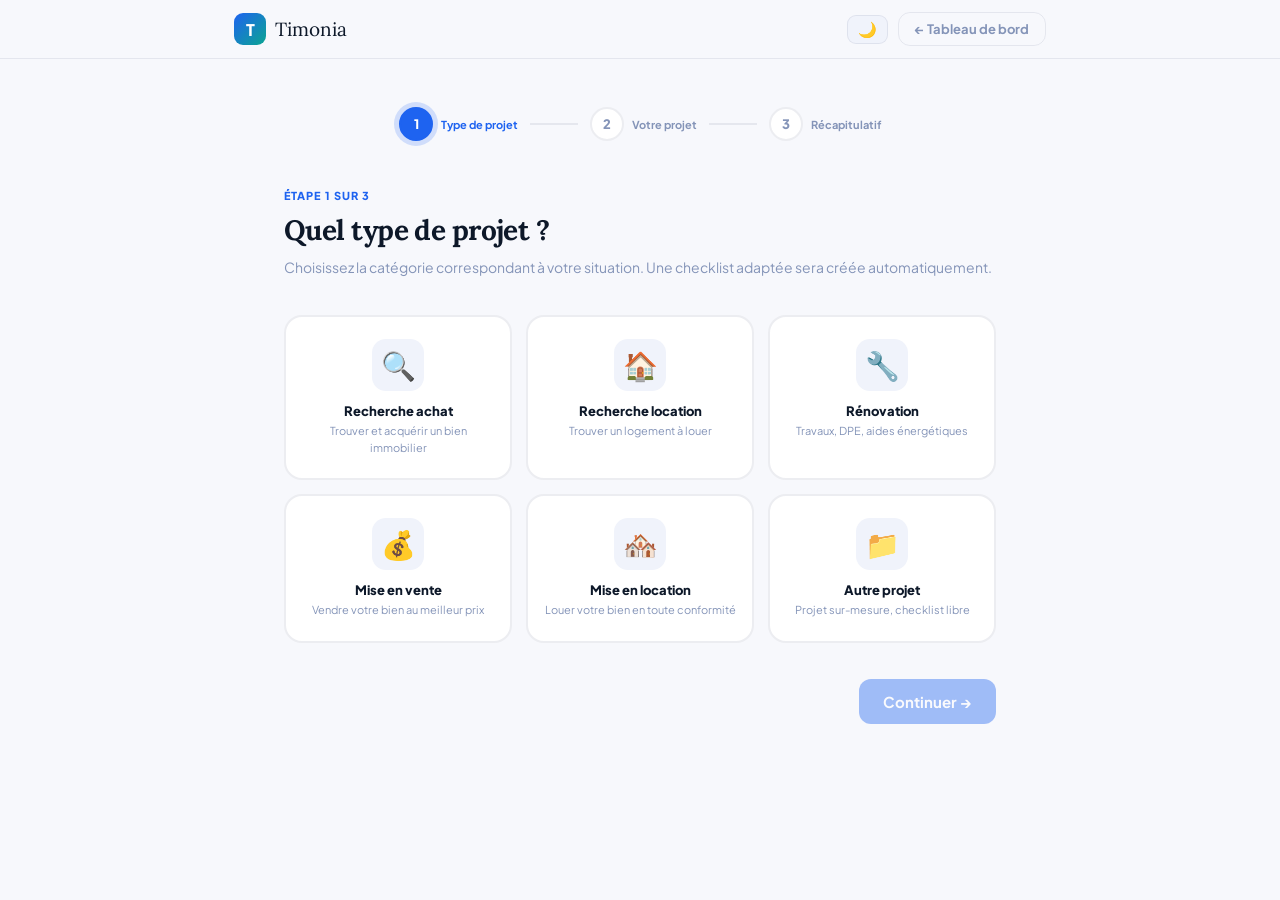
<file: nouveau-projet.html>
<!DOCTYPE html>
<html lang="fr">
<head>
<meta charset="UTF-8"/>
<meta name="viewport" content="width=device-width,initial-scale=1.0"/>
<title>Nouveau projet — Timonia</title>
<link rel="preconnect" href="https://fonts.googleapis.com"/>
<link href="https://fonts.googleapis.com/css2?family=Lora:ital,wght@0,400;0,600;1,400;1,600&family=Plus+Jakarta+Sans:wght@400;500;600;700;800&display=swap" rel="stylesheet"/>
<style>
*,*::before,*::after{box-sizing:border-box;margin:0;padding:0;}
body{font-family:'Plus Jakarta Sans',sans-serif;background:var(--bg);color:var(--text);min-height:100vh;transition:background .3s,color .3s;}
.lora{font-family:'Lora',serif;}
:root{
  --bg:#f7f8fc;--surf:#fff;--surf2:#f0f3fb;--surf3:#e6eaf7;
  --border:rgba(15,30,80,0.08);--text:#0d1829;--muted:#8494b8;
  --accent:#1e63f0;--accentL:rgba(30,99,240,0.08);--accentM:rgba(30,99,240,0.18);
  --teal:#0ba592;--green:#16a34a;--greenL:rgba(22,163,74,0.09);
  --shadow:rgba(0,0,0,0.07);--nav-bg:rgba(247,248,252,0.92);
}
body.dark{
  --bg:#08111e;--surf:#101826;--surf2:#19243a;--surf3:#212d45;
  --border:rgba(255,255,255,0.07);--text:#dde4f8;--muted:#4e6080;
  --accentL:rgba(30,99,240,0.16);--accentM:rgba(30,99,240,0.26);
  --greenL:rgba(22,163,74,0.14);--shadow:rgba(0,0,0,0.35);--nav-bg:rgba(8,17,30,0.92);
}
::-webkit-scrollbar{width:5px;}::-webkit-scrollbar-thumb{background:var(--surf3);border-radius:3px;}
@keyframes fadeUp{from{opacity:0;transform:translateY(16px)}to{opacity:1;transform:translateY(0)}}
@keyframes scaleIn{from{opacity:0;transform:scale(0.94)}to{opacity:1;transform:scale(1)}}
.anim{animation:fadeUp .3s cubic-bezier(.22,1,.36,1);}
nav{position:sticky;top:0;z-index:100;background:var(--nav-bg);backdrop-filter:blur(22px);border-bottom:1px solid var(--border);}
.nav-inner{max-width:860px;margin:0 auto;padding:0 24px;height:58px;display:flex;align-items:center;justify-content:space-between;}
.logo{display:flex;align-items:center;gap:9px;text-decoration:none;}
.logo-mark{width:32px;height:32px;border-radius:9px;background:linear-gradient(135deg,var(--accent),var(--teal));display:flex;align-items:center;justify-content:center;color:#fff;font-size:16px;font-weight:800;}
.logo-text{font-family:'Lora',serif;font-size:19px;color:var(--text);}
.nav-right{display:flex;align-items:center;gap:10px;}
.btn-icon{background:var(--surf2);border:1px solid var(--border);border-radius:9px;padding:6px 10px;cursor:pointer;font-size:15px;line-height:1;transition:all .18s;}
.wrap{max-width:760px;margin:0 auto;padding:48px 24px 80px;}
.stepper{display:flex;align-items:center;justify-content:center;margin-bottom:48px;}
.step-item{display:flex;align-items:center;}
.step-circle{width:34px;height:34px;border-radius:50%;display:flex;align-items:center;justify-content:center;font-size:13px;font-weight:800;border:2px solid var(--border);background:var(--surf);color:var(--muted);transition:all .3s;}
.step-circle.done{background:var(--accent);border-color:var(--accent);color:#fff;}
.step-circle.active{background:var(--accent);border-color:var(--accent);color:#fff;box-shadow:0 0 0 5px var(--accentM);}
.step-label{font-size:11px;font-weight:700;color:var(--muted);margin-left:8px;white-space:nowrap;transition:color .3s;}
.step-label.active{color:var(--accent);}.step-label.done{color:var(--text);}
.step-line{width:48px;height:2px;background:var(--border);margin:0 12px;flex-shrink:0;transition:background .3s;}
.step-line.done{background:var(--accent);}
.tag{font-size:11px;font-weight:800;color:var(--accent);text-transform:uppercase;letter-spacing:.1em;margin-bottom:10px;}
.title{font-family:'Lora',serif;font-size:28px;color:var(--text);letter-spacing:-.02em;margin-bottom:8px;}
.sub{font-size:14px;color:var(--muted);line-height:1.65;margin-bottom:36px;}
.types-grid{display:grid;grid-template-columns:repeat(3,1fr);gap:14px;margin-bottom:36px;}
@media(max-width:580px){.types-grid{grid-template-columns:repeat(2,1fr);}}
.type-card{background:var(--surf);border:2px solid var(--border);border-radius:18px;padding:22px 16px;cursor:pointer;transition:all .2s;text-align:center;position:relative;user-select:none;}
.type-card:hover{border-color:var(--accent);background:var(--accentL);transform:translateY(-2px);box-shadow:0 8px 28px var(--shadow);}
.type-card.selected{border-color:var(--accent);background:var(--accentL);box-shadow:0 0 0 4px var(--accentM);}
.type-check{position:absolute;top:10px;right:10px;width:20px;height:20px;border-radius:50%;background:var(--accent);color:#fff;font-size:11px;display:none;align-items:center;justify-content:center;font-weight:800;}
.type-card.selected .type-check{display:flex;}
.type-icon{font-size:28px;width:52px;height:52px;border-radius:14px;background:var(--surf2);display:flex;align-items:center;justify-content:center;margin:0 auto 12px;transition:background .2s;}
.type-card:hover .type-icon,.type-card.selected .type-icon{background:var(--surf);}
.type-label{font-size:13px;font-weight:800;color:var(--text);margin-bottom:4px;}
.type-desc{font-size:11px;color:var(--muted);line-height:1.5;}
.fgrid{display:grid;grid-template-columns:1fr 1fr;gap:16px;margin-bottom:16px;}
@media(max-width:540px){.fgrid{grid-template-columns:1fr;}}
.field{display:flex;flex-direction:column;gap:5px;}
.field label{font-size:11px;font-weight:800;color:var(--muted);text-transform:uppercase;letter-spacing:.07em;}
.field input,.field textarea,.field select{background:var(--surf2);border:1.5px solid var(--border);border-radius:12px;padding:12px 14px;font-size:14px;color:var(--text);font-family:'Plus Jakarta Sans',sans-serif;outline:none;transition:border .18s,box-shadow .18s;width:100%;}
.field input:focus,.field textarea:focus,.field select:focus{border-color:var(--accent);box-shadow:0 0 0 3px var(--accentL);background:var(--surf);}
.field textarea{resize:vertical;min-height:88px;}
.budget-wrap{position:relative;}
.budget-wrap input{padding-right:32px;}
.currency{position:absolute;right:14px;top:50%;transform:translateY(-50%);font-size:14px;font-weight:700;color:var(--muted);pointer-events:none;}
.preview-box{background:var(--surf2);border:1px solid var(--border);border-radius:16px;padding:20px;margin-bottom:16px;}
.preview-head{display:flex;align-items:center;gap:12px;margin-bottom:14px;}
.preview-icon{width:38px;height:38px;border-radius:11px;background:var(--accentL);display:flex;align-items:center;justify-content:center;font-size:18px;flex-shrink:0;}
.preview-task{display:flex;align-items:center;gap:10px;padding:8px 0;border-bottom:1px solid var(--border);font-size:13px;color:var(--text);}
.preview-task:last-child{border-bottom:none;padding-bottom:0;}
.p-dot{width:7px;height:7px;border-radius:50%;background:var(--surf3);flex-shrink:0;}
.preview-more{font-size:12px;color:var(--accent);font-weight:700;margin-top:10px;text-align:center;}
.summary-card{background:var(--surf);border:1.5px solid var(--border);border-radius:18px;padding:24px;margin-bottom:20px;}
.srow{display:flex;justify-content:space-between;align-items:flex-start;padding:10px 0;border-bottom:1px solid var(--border);font-size:14px;gap:12px;}
.srow:last-child{border-bottom:none;padding-bottom:0;}
.srow .sk{color:var(--muted);font-weight:600;flex-shrink:0;}
.srow .sv{color:var(--text);font-weight:700;text-align:right;}
.btn{border:none;border-radius:12px;padding:13px 24px;font-family:'Plus Jakarta Sans',sans-serif;font-weight:700;font-size:15px;cursor:pointer;transition:all .2s;display:inline-flex;align-items:center;gap:7px;text-decoration:none;}
.btn-primary{background:var(--accent);color:#fff;}
.btn-primary:hover{filter:brightness(1.1);transform:translateY(-1px);box-shadow:0 8px 24px rgba(30,99,240,.35);}
.btn-primary:disabled{opacity:.4;cursor:not-allowed;transform:none;box-shadow:none;filter:none;}
.btn-ghost{background:transparent;color:var(--muted);border:1.5px solid var(--border);}
.btn-ghost:hover{background:var(--surf2);color:var(--text);}
.btn-row{display:flex;gap:12px;align-items:center;justify-content:space-between;margin-top:32px;}
.success{text-align:center;padding:48px 0;animation:scaleIn .4s cubic-bezier(.22,1,.36,1);}
.success-icon{width:80px;height:80px;border-radius:50%;background:var(--greenL);border:2px solid var(--green);display:flex;align-items:center;justify-content:center;font-size:36px;margin:0 auto 24px;}
</style>
</head>
<body>
<nav>
  <div class="nav-inner">
    <a class="logo" href="dashboard.html">
      <div class="logo-mark">T</div>
      <span class="logo-text lora">Timonia</span>
    </a>
    <div class="nav-right">
      <button class="btn-icon" id="darkBtn" onclick="toggleDark()">🌙</button>
      <a href="dashboard.html" class="btn btn-ghost" style="font-size:13px;padding:8px 16px;">← Tableau de bord</a>
    </div>
  </div>
</nav>
<main class="wrap">
  <div class="stepper">
    <div class="step-item"><div class="step-circle active" id="sc1">1</div><span class="step-label active" id="sl1">Type de projet</span></div>
    <div class="step-line" id="line1"></div>
    <div class="step-item"><div class="step-circle" id="sc2">2</div><span class="step-label" id="sl2">Votre projet</span></div>
    <div class="step-line" id="line2"></div>
    <div class="step-item"><div class="step-circle" id="sc3">3</div><span class="step-label" id="sl3">Récapitulatif</span></div>
  </div>

  <!-- STEP 1 -->
  <div id="step1" class="anim">
    <p class="tag">Étape 1 sur 3</p>
    <h1 class="title lora">Quel type de projet ?</h1>
    <p class="sub">Choisissez la catégorie correspondant à votre situation. Une checklist adaptée sera créée automatiquement.</p>
    <div class="types-grid" id="typesGrid"></div>
    <div class="btn-row" style="justify-content:flex-end">
      <button class="btn btn-primary" id="btnS1" onclick="goStep(2)" disabled>Continuer →</button>
    </div>
  </div>

  <!-- STEP 2 -->
  <div id="step2" style="display:none">
    <p class="tag">Étape 2 sur 3</p>
    <h1 class="title lora" id="s2title">Décrivez votre projet</h1>
    <p class="sub">Ces informations permettent de personnaliser votre checklist et de fixer vos objectifs.</p>
    <div class="fgrid"><div class="field" style="grid-column:1/-1"><label>Nom du projet *</label><input type="text" id="projNom" placeholder="Ex : Appartement T3 Lyon 6e" oninput="checkS2()"/></div></div>
    <div class="fgrid" style="grid-template-columns:1fr"><div class="field"><label>Objectif &amp; contexte</label><textarea id="projObjectif" placeholder="Décrivez votre situation, vos contraintes, ce que vous attendez de ce projet…"></textarea></div></div>
    <div class="fgrid" id="dynFields"></div>
    <div class="fgrid">
      <div class="field"><label>Budget estimé</label><div class="budget-wrap"><input type="number" id="projBudget" placeholder="320 000" min="0"/><span class="currency">€</span></div></div>
      <div class="field"><label>Date cible</label><input type="date" id="projDate"/></div>
    </div>
    <div class="preview-box">
      <div class="preview-head"><div class="preview-icon" id="pvIcon">📋</div><div><p style="font-size:13px;font-weight:800;color:var(--text)" id="pvTitle">Checklist pré-remplie</p><p style="font-size:12px;color:var(--muted)" id="pvSub">Modifiable à tout moment</p></div></div>
      <div id="pvTasks"></div><p class="preview-more" id="pvMore"></p>
    </div>
    <div class="btn-row">
      <button class="btn btn-ghost" onclick="goStep(1)">← Retour</button>
      <button class="btn btn-primary" id="btnS2" onclick="goStep(3)" disabled>Continuer →</button>
    </div>
  </div>

  <!-- STEP 3 -->
  <div id="step3" style="display:none">
    <p class="tag">Étape 3 sur 3</p>
    <h1 class="title lora">Tout est prêt !</h1>
    <p class="sub">Vérifiez les informations avant de créer votre projet. Vous pourrez tout modifier ensuite.</p>
    <div class="summary-card" id="sumCard"></div>
    <div class="preview-box" id="sumChecklist"></div>
    <div class="btn-row">
      <button class="btn btn-ghost" onclick="goStep(2)">← Modifier</button>
      <button class="btn btn-primary" onclick="createProject()">✅ Créer mon projet</button>
    </div>
  </div>

  <!-- SUCCESS -->
  <div id="stepOK" style="display:none">
    <div class="success">
      <div class="success-icon">🎉</div>
      <h2 class="lora" style="font-size:30px;color:var(--text);margin-bottom:10px">Projet créé !</h2>
      <p style="color:var(--muted);font-size:15px;max-width:380px;margin:0 auto 32px;line-height:1.7">Votre checklist est prête. Ajoutez des tâches, des documents et suivez votre avancement.</p>
      <div style="display:flex;gap:12px;justify-content:center;flex-wrap:wrap">
        <a href="projet.html" class="btn btn-primary">Ouvrir mon projet →</a>
        <a href="dashboard.html" class="btn btn-ghost">Tableau de bord</a>
      </div>
    </div>
  </div>
</main>

<script>
const darkBtn=document.getElementById('darkBtn');
function toggleDark(){document.body.classList.toggle('dark');darkBtn.textContent=document.body.classList.contains('dark')?'☀️':'🌙';localStorage.setItem('t-dark',document.body.classList.contains('dark'));}
if(localStorage.getItem('t-dark')==='true'){document.body.classList.add('dark');darkBtn.textContent='☀️';}

const TYPES=[
  {id:'achat',icon:'🔍',label:'Recherche achat',desc:'Trouver et acquérir un bien immobilier',
   fields:[{id:'surface',label:'Surface souhaitée (m²)',type:'number',ph:'65'},{id:'ville',label:'Ville / Zone',type:'text',ph:'Lyon, Paris 11e…'}],
   tasks:["Définir les critères de recherche","Simulation de prêt immobilier","Sélection de biens ciblés","Organisation des visites","Offre d'achat","Dossier PTZ","Dossier courtier & banques","Relecture compromis de vente","Coordination notaire","Déclaration de changement d'adresse","Transfert assurances & contrats"]},
  {id:'location',icon:'🏠',label:'Recherche location',desc:'Trouver un logement à louer',
   fields:[{id:'surface',label:'Surface souhaitée (m²)',type:'number',ph:'45'},{id:'ville',label:'Ville / Zone',type:'text',ph:'Bordeaux, Lyon…'}],
   tasks:["Définir les critères de recherche","Constitution du dossier locataire","Sélection des annonces ciblées","Organisation des visites","Envoi des dossiers de candidature","Négociation & signature du bail","État des lieux d'entrée","Souscription assurance habitation","Déclaration de changement d'adresse"]},
  {id:'renovation',icon:'🔧',label:'Rénovation',desc:'Travaux, DPE, aides énergétiques',
   fields:[{id:'dpe',label:'DPE actuel',type:'text',ph:'Ex : F'},{id:'adresse',label:'Adresse du bien',type:'text',ph:'12 rue des Lilas, Toulouse'}],
   tasks:["Audit énergétique complet (DPE)","Dossier MaPrimeRénov'","Demande CEE (Certificats Économies Énergie)","Éco-PTZ — prêt travaux à taux zéro","Obtention & comparaison de 3 devis","Sélection artisan RGE","Suivi chantier isolation","Suivi chantier chauffage / PAC","Suivi chantier menuiseries","Réception des travaux & procès-verbal","DPE final & valorisation du bien"]},
  {id:'vente',icon:'💰',label:'Mise en vente',desc:'Vendre votre bien au meilleur prix',
   fields:[{id:'adresse',label:'Adresse du bien',type:'text',ph:'5 bd des Chartrons, Bordeaux'},{id:'annee',label:"Année d'acquisition",type:'number',ph:'2016'}],
   tasks:["Estimation du prix de marché","Simulation plus-value immobilière","DPE vendeur (obligatoire)","Diagnostics obligatoires complets","Photos & visite virtuelle professionnelles","Home staging & conseils valorisation","Diffusion annonce multi-portails","Analyse & négociation des offres","Rédaction & relecture compromis","Coordination notaire jusqu'à l'acte","Remboursement anticipé du crédit"]},
  {id:'mise-location',icon:'🏘️',label:'Mise en location',desc:'Louer votre bien en toute conformité',
   fields:[{id:'adresse',label:'Adresse du bien',type:'text',ph:'18 rue Oberkampf, Paris 11e'},{id:'loyer',label:'Loyer cible (€/mois)',type:'number',ph:'1250'}],
   tasks:["Estimation du loyer de marché","DPE bailleur","Diagnostics obligatoires","Photos professionnelles du logement","Rédaction & diffusion de l'annonce","Tri & vérification des candidats","Rédaction du bail conforme loi ALUR","État des lieux d'entrée","Demande LOCA-PASS Action Logement","Mise en place des quittances","Déclaration revenus fonciers (2044)"]},
  {id:'autre',icon:'📁',label:'Autre projet',desc:'Projet sur-mesure, checklist libre',
   fields:[{id:'type_libre',label:'Précisez le type de projet',type:'text',ph:'Ex : Rachat de crédit, SCI, Viager…'}],
   tasks:[]},
];

let sel=null,step=1;
document.addEventListener('DOMContentLoaded',()=>{
  renderCards();
  document.getElementById('projDate').setAttribute('min',new Date().toISOString().split('T')[0]);
});

function renderCards(){
  document.getElementById('typesGrid').innerHTML=TYPES.map(t=>`
    <div class="type-card" id="tc-${t.id}" onclick="pickType('${t.id}')">
      <div class="type-check">✓</div>
      <div class="type-icon">${t.icon}</div>
      <div class="type-label">${t.label}</div>
      <div class="type-desc">${t.desc}</div>
    </div>`).join('');
}

function pickType(id){
  sel=TYPES.find(t=>t.id===id);
  document.querySelectorAll('.type-card').forEach(c=>c.classList.remove('selected'));
  document.getElementById('tc-'+id).classList.add('selected');
  document.getElementById('btnS1').disabled=false;
}

function setStepper(n){
  step=n;
  [1,2,3].forEach(i=>{
    const c=document.getElementById('sc'+i),l=document.getElementById('sl'+i);
    c.classList.remove('active','done');l.classList.remove('active','done');
    if(i<n){c.innerHTML='✓';c.classList.add('done');l.classList.add('done');}
    else if(i===n){c.innerHTML=i;c.classList.add('active');l.classList.add('active');}
    else c.innerHTML=i;
    if(i<3)document.getElementById('line'+i).classList.toggle('done',i<n);
  });
}

function show(id){
  ['step1','step2','step3','stepOK'].forEach(s=>document.getElementById(s).style.display='none');
  const el=document.getElementById(id);el.style.display='';
  el.classList.remove('anim');void el.offsetWidth;el.classList.add('anim');
}

function goStep(n){
  if(n===2&&!sel)return;
  if(n===3&&!document.getElementById('projNom').value.trim())return;
  setStepper(n);
  if(n===1)show('step1');
  else if(n===2){buildS2();show('step2');}
  else if(n===3){buildS3();show('step3');}
  window.scrollTo({top:0,behavior:'smooth'});
}

function buildS2(){
  document.getElementById('s2title').textContent=sel.label+' — Votre projet';
  const df=document.getElementById('dynFields');
  df.innerHTML=sel.fields.map(f=>`<div class="field"><label>${f.label}</label><input type="${f.type}" id="dyn-${f.id}" placeholder="${f.ph}"/></div>`).join('');
  df.style.display=sel.fields.length?'':'none';
  document.getElementById('pvIcon').textContent=sel.icon;
  document.getElementById('pvTitle').textContent=sel.tasks.length>0?sel.tasks.length+' tâches pré-remplies':'Checklist vierge — à personnaliser';
  document.getElementById('pvSub').textContent=sel.tasks.length>0?'Modifiable à tout moment dans votre projet':'Ajoutez vos propres tâches librement';
  document.getElementById('pvTasks').innerHTML=sel.tasks.slice(0,4).map(t=>`<div class="preview-task"><div class="p-dot"></div><span>${t}</span></div>`).join('');
  document.getElementById('pvMore').textContent=sel.tasks.length>4?`+ ${sel.tasks.length-4} autres tâches incluses`:'';
}
function checkS2(){document.getElementById('btnS2').disabled=!document.getElementById('projNom').value.trim();}

function buildS3(){
  const nom=document.getElementById('projNom').value.trim();
  const obj=document.getElementById('projObjectif').value.trim();
  const bud=document.getElementById('projBudget').value;
  const dat=document.getElementById('projDate').value;
  const dynVals=(sel.fields||[]).map(f=>{const el=document.getElementById('dyn-'+f.id);return el&&el.value?{k:f.label,v:el.value}:null;}).filter(Boolean);
  const rows=[
    {k:'Type',v:`${sel.icon} ${sel.label}`},{k:'Nom du projet',v:nom},
    obj?{k:'Objectif',v:obj}:null,
    bud?{k:'Budget',v:Number(bud).toLocaleString('fr-FR')+' €'}:null,
    dat?{k:'Date cible',v:new Date(dat).toLocaleDateString('fr-FR',{day:'numeric',month:'long',year:'numeric'})}:null,
    ...dynVals.map(d=>({k:d.k,v:d.v}))
  ].filter(Boolean);
  document.getElementById('sumCard').innerHTML=rows.map(r=>`<div class="srow"><span class="sk">${r.k}</span><span class="sv">${r.v}</span></div>`).join('');
  const sc=document.getElementById('sumChecklist');
  if(sel.tasks.length>0){
    sc.innerHTML=`<div class="preview-head"><div class="preview-icon">${sel.icon}</div><div><p style="font-size:13px;font-weight:800;color:var(--text)">${sel.tasks.length} tâches prêtes</p><p style="font-size:12px;color:var(--muted)">Vous pourrez en ajouter, modifier ou supprimer librement</p></div></div>${sel.tasks.map(t=>`<div class="preview-task"><div class="p-dot"></div><span>${t}</span></div>`).join('')}`;
    sc.style.display='';
  }else sc.style.display='none';
}

function getCat(tid,label){
  const l=label.toLowerCase();
  if(/dossier|ptz|prêt|courtier|maprime|cee|loca-pass/.test(l))return'Financement';
  if(/diagnostic|dpe|audit/.test(l))return'Diagnostics';
  if(/notaire|compromis|bail|acte/.test(l))return'Juridique';
  if(/photo|annonce|staging|diffusion/.test(l))return'Marketing';
  if(/chantier|artisan|devis|travaux/.test(l))return'Travaux';
  if(/état des lieux|remise|clés/.test(l))return'Entrée';
  if(/assurance|adresse|quittance|déclaration/.test(l))return'Administratif';
  return'Préparation';
}

function createProject(){
  const nom=document.getElementById('projNom').value.trim();
  const obj=document.getElementById('projObjectif').value.trim();
  const bud=document.getElementById('projBudget').value;
  const dat=document.getElementById('projDate').value;
  const dynData={};
  (sel.fields||[]).forEach(f=>{const el=document.getElementById('dyn-'+f.id);if(el)dynData[f.id]=el.value;});
  const id='proj_'+Date.now();
  const project={
    id,type:sel.id,icon:sel.icon,label:sel.label,nom,objectif:obj,
    budget:bud?parseInt(bud):null,dateCible:dat||null,dynData,
    createdAt:new Date().toISOString(),
    taches:sel.tasks.map((label,i)=>({id:i,cat:getCat(sel.id,label),label,statut:null,cout:null,date:null,note:null,delegation:null})),
    documents:[],
  };
  const existing=JSON.parse(localStorage.getItem('timonia-projects')||'[]');
  existing.push(project);
  localStorage.setItem('timonia-projects',JSON.stringify(existing));
  localStorage.setItem('timonia-current-project',id);
  setStepper(4);show('stepOK');
}
</script>
</body>
</html>
</file>
